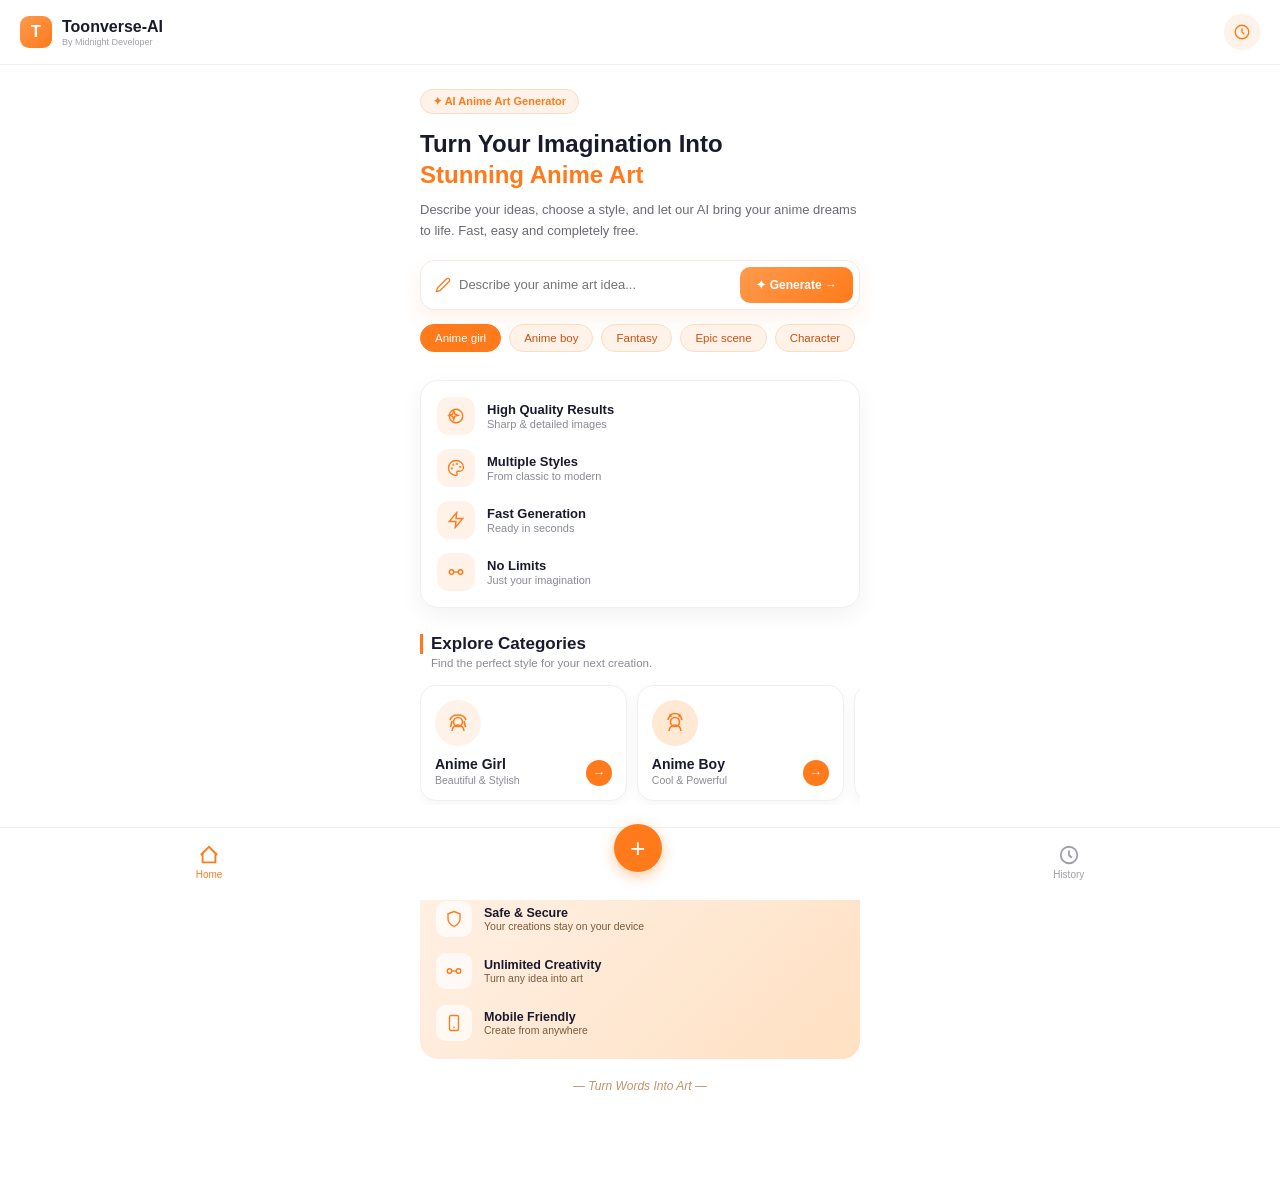
<file: index.html>
<!DOCTYPE html>
<html lang="en">
<head>
<meta charset="UTF-8">
<meta name="viewport" content="width=device-width, initial-scale=1.0">
<title>Toonverse-AI - Turn Your Imagination Into Anime</title>
<link rel="stylesheet" href="style.css">
</head>
<body>

  <header class="topbar">
    <div class="brand">
      <div class="brand-icon-box">T</div>
      <div>
        <p class="brand-name">Toonverse-AI</p>
        <p class="brand-credit">By Midnight Developer</p>
      </div>
    </div>
    <a href="history.html" class="header-icon-btn" aria-label="History">
      <svg width="18" height="18" viewBox="0 0 24 24" fill="none" stroke="currentColor" stroke-width="1.8"><circle cx="12" cy="12" r="9"/><path d="M12 7v5l3 3"/></svg>
    </a>
  </header>

  <main class="page">

    <section class="hero2">
      <span class="hero-badge">✦ AI Anime Art Generator</span>
      <h1>Turn Your Imagination Into<br><span class="accent">Stunning Anime Art</span></h1>
      <p class="hero-sub">Describe your ideas, choose a style, and let our AI bring your anime dreams to life. Fast, easy and completely free.</p>

      <div class="search-bar">
        <svg width="16" height="16" viewBox="0 0 24 24" fill="none" stroke="currentColor" stroke-width="2"><path d="M17 3a2.85 2.83 0 114 4L7.5 20.5 2 22l1.5-5.5z"/></svg>
        <input type="text" id="promptInput" placeholder="Describe your anime art idea..." />
        <button id="goCreateBtn" class="search-bar-btn">✦ Generate →</button>
      </div>

      <div class="quick-chip-row" id="chips">
        <span class="quick-chip active" data-style="anime style, female character">Anime girl</span>
        <span class="quick-chip" data-style="anime style, male character">Anime boy</span>
        <span class="quick-chip" data-style="fantasy anime scene">Fantasy</span>
        <span class="quick-chip" data-style="epic anime scene, cinematic">Epic scene</span>
        <span class="quick-chip" data-style="anime character portrait">Character</span>
        <span class="quick-chip" data-style="chibi style, cute, small">Chibi</span>
      </div>
    </section>

    <section class="feature-list-card">
      <div class="feature-list-item">
        <div class="feature-list-icon"><svg width="18" height="18" viewBox="0 0 24 24" fill="none" stroke="currentColor" stroke-width="1.8"><path d="M6 3l1.5 4.5L12 9l-4.5 1.5L6 15l-1.5-4.5L0 9l4.5-1.5L6 3z" transform="translate(3,2)"/><circle cx="12" cy="12" r="9"/></svg></div>
        <div>
          <p class="feature-list-title">High Quality Results</p>
          <p class="feature-list-desc">Sharp & detailed images</p>
        </div>
      </div>
      <div class="feature-list-item">
        <div class="feature-list-icon"><svg width="18" height="18" viewBox="0 0 24 24" fill="none" stroke="currentColor" stroke-width="1.8"><circle cx="13.5" cy="6.5" r=".5"/><circle cx="17.5" cy="10.5" r=".5"/><circle cx="8.5" cy="7.5" r=".5"/><circle cx="6.5" cy="12.5" r=".5"/><path d="M12 2C6.5 2 2 6.5 2 12s4.5 10 10 10c.926 0 1.648-.746 1.648-1.688 0-.437-.18-.835-.437-1.125-.29-.289-.438-.652-.438-1.125a1.64 1.64 0 011.668-1.668h1.996c3.051 0 5.555-2.503 5.555-5.554C21.965 6.012 17.461 2 12 2z"/></svg></div>
        <div>
          <p class="feature-list-title">Multiple Styles</p>
          <p class="feature-list-desc">From classic to modern</p>
        </div>
      </div>
      <div class="feature-list-item">
        <div class="feature-list-icon"><svg width="18" height="18" viewBox="0 0 24 24" fill="none" stroke="currentColor" stroke-width="1.8"><path d="M13 2L3 14h9l-1 8 10-12h-9l1-8z"/></svg></div>
        <div>
          <p class="feature-list-title">Fast Generation</p>
          <p class="feature-list-desc">Ready in seconds</p>
        </div>
      </div>
      <div class="feature-list-item">
        <div class="feature-list-icon"><svg width="18" height="18" viewBox="0 0 24 24" fill="none" stroke="currentColor" stroke-width="1.8"><path d="M6 9a3 3 0 100 6 3 3 0 000-6z"/><path d="M18 9a3 3 0 100 6 3 3 0 000-6z"/><path d="M9 12h6"/></svg></div>
        <div>
          <p class="feature-list-title">No Limits</p>
          <p class="feature-list-desc">Just your imagination</p>
        </div>
      </div>
    </section>

    <section class="categories-section">
      <div class="section-header">
        <div>
          <h2>Explore Categories</h2>
          <p class="section-sub">Find the perfect style for your next creation.</p>
        </div>
      </div>

      <div class="category-grid">
        <a href="create.html?style=anime%20style%2C%20female%20character" class="cat-card">
          <div class="cat-avatar av-1">
            <svg width="24" height="24" viewBox="0 0 24 24" fill="none" stroke="currentColor" stroke-width="1.6">
              <circle cx="12" cy="11" r="4.5"/>
              <path d="M6 20c0-3.3 2.7-6 6-6s6 2.7 6 6"/>
              <path d="M4 9c1-3 3.5-5 8-5s7 2 8 5"/>
              <path d="M6 10l-1.5 6M18 10l1.5 6"/>
            </svg>
          </div>
          <p class="cat-title">Anime Girl</p>
          <p class="cat-sub">Beautiful & Stylish</p>
          <span class="cat-arrow">→</span>
        </a>
        <a href="create.html?style=anime%20style%2C%20male%20character" class="cat-card">
          <div class="cat-avatar av-2">
            <svg width="24" height="24" viewBox="0 0 24 24" fill="none" stroke="currentColor" stroke-width="1.6">
              <circle cx="12" cy="11" r="4.5"/>
              <path d="M6 20c0-3.3 2.7-6 6-6s6 2.7 6 6"/>
              <path d="M5 9c1-4 4-6.5 7-6.5s6 2.5 7 6.5"/>
              <path d="M8 6l-1-3M16 6l1-3"/>
            </svg>
          </div>
          <p class="cat-title">Anime Boy</p>
          <p class="cat-sub">Cool & Powerful</p>
          <span class="cat-arrow">→</span>
        </a>
        <a href="create.html?style=anime%20character%20portrait" class="cat-card">
          <div class="cat-avatar av-3">
            <svg width="26" height="26" viewBox="0 0 24 24" fill="none" stroke="currentColor" stroke-width="1.6"><path d="M2 12s4-6 10-6 10 6 10 6-4 6-10 6-10-6-10-6z"/><circle cx="12" cy="12" r="3.2"/></svg>
          </div>
          <p class="cat-title">Character</p>
          <p class="cat-sub">OC & Fanart</p>
          <span class="cat-arrow">→</span>
        </a>
        <a href="create.html?style=fantasy%20anime%20scene" class="cat-card">
          <div class="cat-avatar av-4">
            <svg width="26" height="26" viewBox="0 0 24 24" fill="none" stroke="currentColor" stroke-width="1.6"><path d="M12 2l2.9 6.6 7.1.6-5.4 4.7 1.6 7-6.2-3.7-6.2 3.7 1.6-7-5.4-4.7 7.1-.6z"/></svg>
          </div>
          <p class="cat-title">Fantasy</p>
          <p class="cat-sub">Magical Worlds</p>
          <span class="cat-arrow">→</span>
        </a>
        <a href="create.html?style=epic%20anime%20scene%2C%20cinematic" class="cat-card">
          <div class="cat-avatar av-5">
            <svg width="26" height="26" viewBox="0 0 24 24" fill="none" stroke="currentColor" stroke-width="1.6"><path d="M2 19l6-11 4 6 3-4 7 9z"/></svg>
          </div>
          <p class="cat-title">Epic Scene</p>
          <p class="cat-sub">Breathtaking Views</p>
          <span class="cat-arrow">→</span>
        </a>
        <a href="create.html?style=chibi%20style%2C%20cute%2C%20small" class="cat-card">
          <div class="cat-avatar av-6">
            <svg width="26" height="26" viewBox="0 0 24 24" fill="none" stroke="currentColor" stroke-width="1.6"><circle cx="12" cy="12" r="8"/><circle cx="9" cy="11" r=".5" fill="currentColor"/><circle cx="15" cy="11" r=".5" fill="currentColor"/><path d="M9 15c1.2 1 2.8 1 4 0"/></svg>
          </div>
          <p class="cat-title">Chibi</p>
          <p class="cat-sub">Cute & Adorable</p>
          <span class="cat-arrow">→</span>
        </a>
      </div>
    </section>

    <section class="recent-section" id="recentSection" style="display:none;">
      <div class="section-header">
        <div>
          <h2>Your Recent Creations</h2>
          <p class="section-sub">Artwork you've generated on this device.</p>
        </div>
      </div>
      <div class="recent-grid" id="recentGrid"></div>
    </section>

    <section class="highlight-banner">
      <div class="highlight-item">
        <div class="highlight-icon"><svg width="18" height="18" viewBox="0 0 24 24" fill="none" stroke="currentColor" stroke-width="1.8"><path d="M13 2L3 14h9l-1 8 10-12h-9l1-8z"/></svg></div>
        <div>
          <p class="highlight-title">Powered by AI</p>
          <p class="highlight-desc">Advanced models for stunning results</p>
        </div>
      </div>
      <div class="highlight-item">
        <div class="highlight-icon"><svg width="18" height="18" viewBox="0 0 24 24" fill="none" stroke="currentColor" stroke-width="1.8"><path d="M12 22s8-4 8-10V5l-8-3-8 3v7c0 6 8 10 8 10z"/></svg></div>
        <div>
          <p class="highlight-title">Safe & Secure</p>
          <p class="highlight-desc">Your creations stay on your device</p>
        </div>
      </div>
      <div class="highlight-item">
        <div class="highlight-icon"><svg width="18" height="18" viewBox="0 0 24 24" fill="none" stroke="currentColor" stroke-width="1.8"><path d="M6 9a3 3 0 100 6 3 3 0 000-6z"/><path d="M18 9a3 3 0 100 6 3 3 0 000-6z"/><path d="M9 12h6"/></svg></div>
        <div>
          <p class="highlight-title">Unlimited Creativity</p>
          <p class="highlight-desc">Turn any idea into art</p>
        </div>
      </div>
      <div class="highlight-item">
        <div class="highlight-icon"><svg width="18" height="18" viewBox="0 0 24 24" fill="none" stroke="currentColor" stroke-width="1.8"><rect x="6" y="2" width="12" height="20" rx="2"/><path d="M11 18h2"/></svg></div>
        <div>
          <p class="highlight-title">Mobile Friendly</p>
          <p class="highlight-desc">Create from anywhere</p>
        </div>
      </div>
    </section>

    <p class="footer-tagline">— Turn Words Into Art —</p>

  </main>

  <nav class="bottom-nav">
    <a href="index.html" class="nav-item active">
      <svg width="22" height="22" viewBox="0 0 24 24" fill="none" stroke="currentColor" stroke-width="2"><path d="M3 12l9-9 9 9"/><path d="M5 10v10h14V10"/></svg>
      <span>Home</span>
    </a>
    <a href="create.html" class="nav-item nav-plus">
      <div class="plus-circle">+</div>
    </a>
    <a href="history.html" class="nav-item">
      <svg width="22" height="22" viewBox="0 0 24 24" fill="none" stroke="currentColor" stroke-width="2"><circle cx="12" cy="12" r="9"/><path d="M12 7v5l3 3"/></svg>
      <span>History</span>
    </a>
  </nav>

  <script src="script.js"></script>
  <script>
    // Show recent creations from this device, if any
    (function() {
      const items = JSON.parse(localStorage.getItem('toonverse_history') || '[]');
      if (items.length === 0) return;
      const recent = items.slice().sort((a,b) => new Date(b.createdAt) - new Date(a.createdAt)).slice(0, 6);
      document.getElementById('recentSection').style.display = 'block';
      document.getElementById('recentGrid').innerHTML = recent.map(item => `
        <a href="history.html" class="recent-tile">
          <img src="${item.imageUrl}" alt="Generated anime art" />
        </a>
      `).join('');
    })();
  </script>
</body>
</html>
</file>
<file: style.css>
* {
  margin: 0;
  padding: 0;
  box-sizing: border-box;
  font-family: -apple-system, BlinkMacSystemFont, "Segoe UI", Roboto, sans-serif;
}

body {
  background: #ffffff;
  color: #1a1a2e;
  min-height: 100vh;
  padding-bottom: 80px;
}

/* ---------- Top bar ---------- */
.topbar {
  display: flex;
  align-items: center;
  justify-content: space-between;
  gap: 10px;
  padding: 14px 20px;
  border-bottom: 1px solid #f0f0f0;
  position: sticky;
  top: 0;
  background: #ffffff;
  z-index: 10;
}

.back-btn {
  background: #fafafa;
  border: 1px solid #ececec;
  color: #1a1a2e;
  cursor: pointer;
  width: 34px;
  height: 34px;
  border-radius: 50%;
  display: flex;
  align-items: center;
  justify-content: center;
  flex-shrink: 0;
}

.brand {
  display: flex;
  align-items: center;
  gap: 10px;
}

.brand-name {
  font-size: 16px;
  font-weight: 700;
}

.brand-credit {
  font-size: 9px;
  color: #a0a0aa;
  margin-top: 1px;
}

.header-icon-btn {
  width: 36px;
  height: 36px;
  border-radius: 50%;
  background: #fff2e8;
  color: #ff7a1a;
  display: flex;
  align-items: center;
  justify-content: center;
  flex-shrink: 0;
  text-decoration: none;
}

.brand-tag {
  font-size: 11px;
  color: #8a8a95;
}

.page {
  max-width: 480px;
  margin: 0 auto;
  padding: 16px 20px;
}

/* ---------- Hero (Home) ---------- */
.hero2 {
  text-align: left;
  padding: 8px 0 24px;
}

.hero-badge {
  display: inline-block;
  font-size: 11px;
  color: #ff7a1a;
  background: #fff2e8;
  padding: 5px 12px;
  border-radius: 20px;
  margin-bottom: 14px;
  border: 1px solid #ffdcc0;
  font-weight: 600;
}

.hero2 h1 {
  font-size: 24px;
  font-weight: 800;
  line-height: 1.3;
  margin-bottom: 10px;
  color: #1a1a2e;
}

.accent {
  color: #ff7a1a;
}

.hero-sub {
  font-size: 13px;
  color: #6a6a75;
  line-height: 1.6;
  margin-bottom: 18px;
}

.search-bar {
  display: flex;
  align-items: center;
  gap: 8px;
  background: #ffffff;
  border: 1px solid #ececec;
  border-radius: 14px;
  padding: 6px 6px 6px 14px;
  box-shadow: 0 8px 20px rgba(255,122,26,0.1);
  margin-bottom: 14px;
}

.search-bar svg {
  color: #ff7a1a;
  flex-shrink: 0;
}

.search-bar input {
  flex: 1;
  border: none;
  background: transparent;
  outline: none;
  font-size: 13px;
  color: #1a1a2e;
  min-width: 0;
}

.search-bar-btn {
  background: linear-gradient(135deg, #ff9a4d, #ff7a1a);
  color: white;
  border: none;
  padding: 11px 16px;
  border-radius: 10px;
  font-size: 12px;
  font-weight: 700;
  cursor: pointer;
  white-space: nowrap;
}

.quick-chip-row {
  display: flex;
  gap: 8px;
  overflow-x: auto;
  padding-bottom: 4px;
}

.quick-chip {
  font-size: 11.5px;
  padding: 7px 14px;
  border-radius: 20px;
  border: 1px solid #ffdcc0;
  color: #c9500f;
  background: #fff2e8;
  white-space: nowrap;
  cursor: pointer;
  font-weight: 500;
}

.quick-chip.active {
  background: #ff7a1a;
  color: white;
  border-color: #ff7a1a;
}

/* ---------- Feature list card ---------- */
.feature-list-card {
  background: #ffffff;
  border: 1px solid #f0f0f0;
  border-radius: 18px;
  padding: 16px;
  box-shadow: 0 8px 24px rgba(0,0,0,0.05);
  margin-bottom: 26px;
  display: flex;
  flex-direction: column;
  gap: 14px;
}

.feature-list-item {
  display: flex;
  align-items: center;
  gap: 12px;
}

.feature-list-icon {
  width: 38px;
  height: 38px;
  border-radius: 12px;
  background: #fff2e8;
  color: #ff7a1a;
  display: flex;
  align-items: center;
  justify-content: center;
  flex-shrink: 0;
}

.feature-list-title {
  font-size: 13px;
  font-weight: 700;
  color: #1a1a2e;
  margin-bottom: 1px;
}

.feature-list-desc {
  font-size: 11px;
  color: #8a8a95;
}

/* ---------- Section header ---------- */
.categories-section, .recent-section {
  margin-bottom: 26px;
}

.section-header h2 {
  font-size: 17px;
  font-weight: 700;
  border-left: 3px solid #ff7a1a;
  padding-left: 8px;
  margin-bottom: 3px;
  color: #1a1a2e;
}

.section-sub {
  font-size: 11.5px;
  color: #8a8a95;
  padding-left: 11px;
  margin-bottom: 16px;
}

/* ---------- Category grid ---------- */
.category-grid {
  display: flex;
  gap: 10px;
  overflow-x: auto;
  scroll-snap-type: x mandatory;
  padding-bottom: 4px;
}

.cat-card {
  scroll-snap-align: start;
  flex: 0 0 47%;
}

.cat-card {
  position: relative;
  background: #ffffff;
  border: 1px solid #f0f0f0;
  border-radius: 16px;
  padding: 14px;
  text-decoration: none;
  box-shadow: 0 4px 14px rgba(0,0,0,0.04);
  transition: transform 0.15s ease;
}

.cat-card:active {
  transform: scale(0.97);
}

.cat-avatar {
  width: 46px;
  height: 46px;
  border-radius: 50%;
  display: flex;
  align-items: center;
  justify-content: center;
  margin-bottom: 10px;
  color: #ff7a1a;
}

.av-1, .av-3, .av-5 { background: #fff2e8; }
.av-2, .av-4, .av-6 { background: #ffe8d4; }

.cat-title {
  font-size: 14px;
  font-weight: 700;
  color: #1a1a2e;
  margin-bottom: 2px;
}

.cat-sub {
  font-size: 10.5px;
  color: #8a8a95;
}

.cat-arrow {
  position: absolute;
  bottom: 14px;
  right: 14px;
  width: 26px;
  height: 26px;
  border-radius: 50%;
  background: #ff7a1a;
  color: white;
  display: flex;
  align-items: center;
  justify-content: center;
  font-size: 13px;
}

/* ---------- Recent creations (home) ---------- */
.recent-grid {
  display: grid;
  grid-template-columns: repeat(3, 1fr);
  gap: 8px;
}

.recent-tile {
  aspect-ratio: 1/1;
  border-radius: 12px;
  overflow: hidden;
  display: block;
  box-shadow: 0 4px 12px rgba(0,0,0,0.06);
}

.recent-tile img {
  width: 100%;
  height: 100%;
  object-fit: cover;
}

/* ---------- Highlight banner ---------- */
.highlight-banner {
  background: linear-gradient(135deg, #fff2e8, #ffe0c2);
  border-radius: 18px;
  padding: 18px 16px;
  display: flex;
  flex-direction: column;
  gap: 16px;
  margin-bottom: 20px;
}

.highlight-item {
  display: flex;
  align-items: center;
  gap: 12px;
}

.highlight-icon {
  width: 36px;
  height: 36px;
  border-radius: 10px;
  background: rgba(255,255,255,0.7);
  color: #ff7a1a;
  display: flex;
  align-items: center;
  justify-content: center;
  flex-shrink: 0;
}

.highlight-title {
  font-size: 12.5px;
  font-weight: 700;
  color: #1a1a2e;
}

.highlight-desc {
  font-size: 10.5px;
  color: #7a5a3a;
}

.footer-tagline {
  text-align: center;
  font-size: 12px;
  color: #c0956a;
  font-style: italic;
  margin-bottom: 10px;
}

/* ---------- Brand icon (simple T mark) ---------- */
.brand-icon-box {
  width: 32px;
  height: 32px;
  border-radius: 9px;
  background: linear-gradient(135deg, #ff9a4d, #ff7a1a);
  color: white;
  display: flex;
  align-items: center;
  justify-content: center;
  font-weight: 800;
  font-size: 16px;
}

/* ---------- Create page ---------- */

.prompt-card {
  background: #fafafa;
  border: 1px solid #ececec;
  border-radius: 16px;
  padding: 14px;
  margin-bottom: 18px;
}

textarea {
  width: 100%;
  min-height: 80px;
  background: #ffffff;
  border: 1px solid #e5e5e5;
  border-radius: 12px;
  padding: 12px;
  color: #1a1a2e;
  font-size: 14px;
  resize: none;
  outline: none;
}

textarea:focus {
  border-color: #ff7a1a;
}

.option-block {
  margin-bottom: 20px;
}

.option-label {
  font-size: 13px;
  font-weight: 600;
  color: #1a1a2e;
  margin-bottom: 10px;
}

.pill-row {
  display: flex;
  gap: 8px;
  flex-wrap: wrap;
}

.pill {
  font-size: 12px;
  padding: 8px 16px;
  border-radius: 20px;
  border: 1px solid #e5e5e5;
  color: #4a4a55;
  cursor: pointer;
  background: white;
}

.pill.active {
  background: #ff7a1a;
  color: white;
  border-color: #ff7a1a;
}

.ratio-row {
  display: flex;
  gap: 10px;
}

.ratio-box {
  flex: 1;
  text-align: center;
  padding: 12px 0;
  border: 1px solid #e5e5e5;
  border-radius: 12px;
  font-size: 12px;
  color: #4a4a55;
  cursor: pointer;
}

.ratio-box.active {
  border-color: #ff7a1a;
  background: #fff2e8;
  color: #ff7a1a;
  font-weight: 600;
}

.generate-btn {
  padding: 14px;
  background: #ff7a1a;
  color: white;
  border: none;
  border-radius: 12px;
  font-size: 15px;
  font-weight: 600;
  cursor: pointer;
  text-align: center;
  box-shadow: 0 4px 12px rgba(255,122,26,0.3);
  display: inline-block;
  text-decoration: none;
}

.generate-btn.full {
  width: 100%;
  display: block;
  margin-bottom: 12px;
}

.secondary-btn {
  padding: 12px;
  background: white;
  border: 1px solid #e5e5e5;
  color: #1a1a2e;
  border-radius: 12px;
  font-size: 14px;
  cursor: pointer;
  text-align: center;
}

.secondary-btn.full {
  width: 100%;
  display: block;
}

.hint-text {
  font-size: 11px;
  color: #a0a0aa;
  text-align: center;
  line-height: 1.6;
  margin-top: 6px;
}

/* ---------- Loading state ---------- */
.loading-page {
  min-height: 70vh;
  display: flex;
  align-items: center;
  justify-content: center;
}

.loading-center {
  text-align: center;
}

.loading-spinner {
  width: 64px;
  height: 64px;
  border: 5px solid #f0f0f0;
  border-top-color: #ff7a1a;
  border-radius: 50%;
  animation: spin 0.9s linear infinite;
  margin: 0 auto 20px;
}

@keyframes spin {
  to { transform: rotate(360deg); }
}

.loading-title {
  font-size: 16px;
  font-weight: 600;
  margin-bottom: 6px;
}

.loading-sub {
  font-size: 12px;
  color: #8a8a95;
}

/* ---------- Result screen ---------- */
.result-tag {
  display: inline-block;
  font-size: 11px;
  color: #ff7a1a;
  background: #fff2e8;
  padding: 5px 12px;
  border-radius: 20px;
  margin-bottom: 12px;
  font-weight: 600;
}

.result-image-wrap {
  width: 100%;
  border-radius: 16px;
  overflow: hidden;
  margin-bottom: 14px;
  background: #fafafa;
  box-shadow: 0 10px 26px rgba(255,122,26,0.15), 0 4px 10px rgba(0,0,0,0.06);
}

.result-image-wrap img {
  width: 100%;
  display: block;
}

.result-prompt {
  font-size: 13px;
  color: #1a1a2e;
  line-height: 1.6;
  margin-bottom: 4px;
}

.result-date {
  font-size: 11px;
  color: #a0a0aa;
  margin-bottom: 16px;
}

.result-actions-row {
  display: grid;
  grid-template-columns: 1fr 1fr;
  gap: 10px;
  margin-bottom: 14px;
}

.action-box {
  display: flex;
  flex-direction: column;
  align-items: center;
  gap: 6px;
  padding: 12px;
  border: 1px solid #e5e5e5;
  border-radius: 12px;
  background: white;
  font-size: 12px;
  color: #1a1a2e;
  cursor: pointer;
}

/* ---------- History list ---------- */
.history-list {
  display: flex;
  flex-direction: column;
  gap: 12px;
}

.history-row-card {
  display: flex;
  flex-direction: column;
  background: #fafafa;
  border: 1px solid #ececec;
  border-radius: 16px;
  overflow: hidden;
  cursor: pointer;
  box-shadow: 0 4px 14px rgba(0,0,0,0.05);
  transition: transform 0.15s ease;
}

.history-row-card:active {
  transform: scale(0.98);
}

.history-row-img-wrap {
  position: relative;
  width: 100%;
  aspect-ratio: 4/3;
  background: #f0f0f0;
}

.history-row-thumb {
  width: 100%;
  height: 100%;
  object-fit: cover;
  display: block;
}

.history-row-tag {
  position: absolute;
  top: 10px;
  left: 10px;
  font-size: 10px;
  color: #ff7a1a;
  background: rgba(255,255,255,0.92);
  padding: 4px 10px;
  border-radius: 20px;
  font-weight: 600;
}

.history-row-info {
  padding: 12px;
}

.history-row-prompt {
  font-size: 13px;
  font-weight: 500;
  color: #1a1a2e;
  display: -webkit-box;
  -webkit-line-clamp: 2;
  -webkit-box-orient: vertical;
  overflow: hidden;
  line-height: 1.4;
  margin-bottom: 4px;
}

.history-row-date {
  font-size: 11px;
  color: #a0a0aa;
  margin-bottom: 10px;
}

.history-row-actions {
  display: grid;
  grid-template-columns: 1fr 1fr;
  gap: 8px;
}

.row-btn {
  font-size: 12px;
  padding: 8px 0;
  border-radius: 8px;
  border: 1px solid #e5e5e5;
  background: white;
  color: #1a1a2e;
  cursor: pointer;
  text-align: center;
}

.regen-btn {
  background: #ff7a1a;
  color: white;
  border-color: #ff7a1a;
}

/* ---------- Empty state ---------- */
.empty-state {
  text-align: center;
  padding: 50px 20px;
  display: flex;
  flex-direction: column;
  align-items: center;
}

.mascot {
  margin-bottom: 16px;
}

.empty-title {
  font-size: 16px;
  font-weight: 600;
  margin-bottom: 6px;
}

.empty-sub {
  font-size: 13px;
  color: #8a8a95;
  margin-bottom: 16px;
}

/* ---------- Image viewer ---------- */
.image-viewer {
  position: fixed;
  inset: 0;
  z-index: 100;
  align-items: flex-end;
  justify-content: center;
}

.viewer-backdrop {
  position: absolute;
  inset: 0;
  background: rgba(0,0,0,0.5);
}

.viewer-content {
  position: relative;
  background: white;
  border-radius: 20px 20px 0 0;
  width: 100%;
  max-width: 480px;
  max-height: 90vh;
  overflow-y: auto;
  padding: 16px;
}

.viewer-close {
  position: absolute;
  top: 16px;
  right: 16px;
  width: 32px;
  height: 32px;
  border-radius: 50%;
  background: rgba(0,0,0,0.5);
  color: white;
  border: none;
  font-size: 14px;
  cursor: pointer;
  z-index: 2;
}

.viewer-img {
  width: 100%;
  border-radius: 14px;
  display: block;
  margin-bottom: 14px;
}

.viewer-prompt {
  font-size: 14px;
  font-weight: 500;
  color: #1a1a2e;
  margin-bottom: 4px;
  line-height: 1.5;
}

.viewer-date {
  font-size: 12px;
  color: #a0a0aa;
  margin-bottom: 16px;
}

.viewer-actions {
  display: grid;
  grid-template-columns: 1fr 1fr;
  gap: 10px;
}

/* ---------- Bottom nav ---------- */
.bottom-nav {
  position: fixed;
  bottom: 0;
  left: 0;
  right: 0;
  background: white;
  border-top: 1px solid #f0f0f0;
  display: flex;
  justify-content: space-around;
  align-items: center;
  padding: 10px 0 14px;
  z-index: 20;
}

.nav-item {
  display: flex;
  flex-direction: column;
  align-items: center;
  gap: 3px;
  color: #a0a0aa;
  text-decoration: none;
  font-size: 10px;
}

.nav-item.active {
  color: #ff7a1a;
}

.nav-plus {
  position: relative;
  top: -14px;
}

.plus-circle {
  width: 48px;
  height: 48px;
  border-radius: 50%;
  background: #ff7a1a;
  color: white;
  display: flex;
  align-items: center;
  justify-content: center;
  font-size: 26px;
  box-shadow: 0 4px 14px rgba(255,122,26,0.4);
}

.error-msg {
  color: #e0483f;
  font-size: 13px;
  text-align: center;
}
</file>
